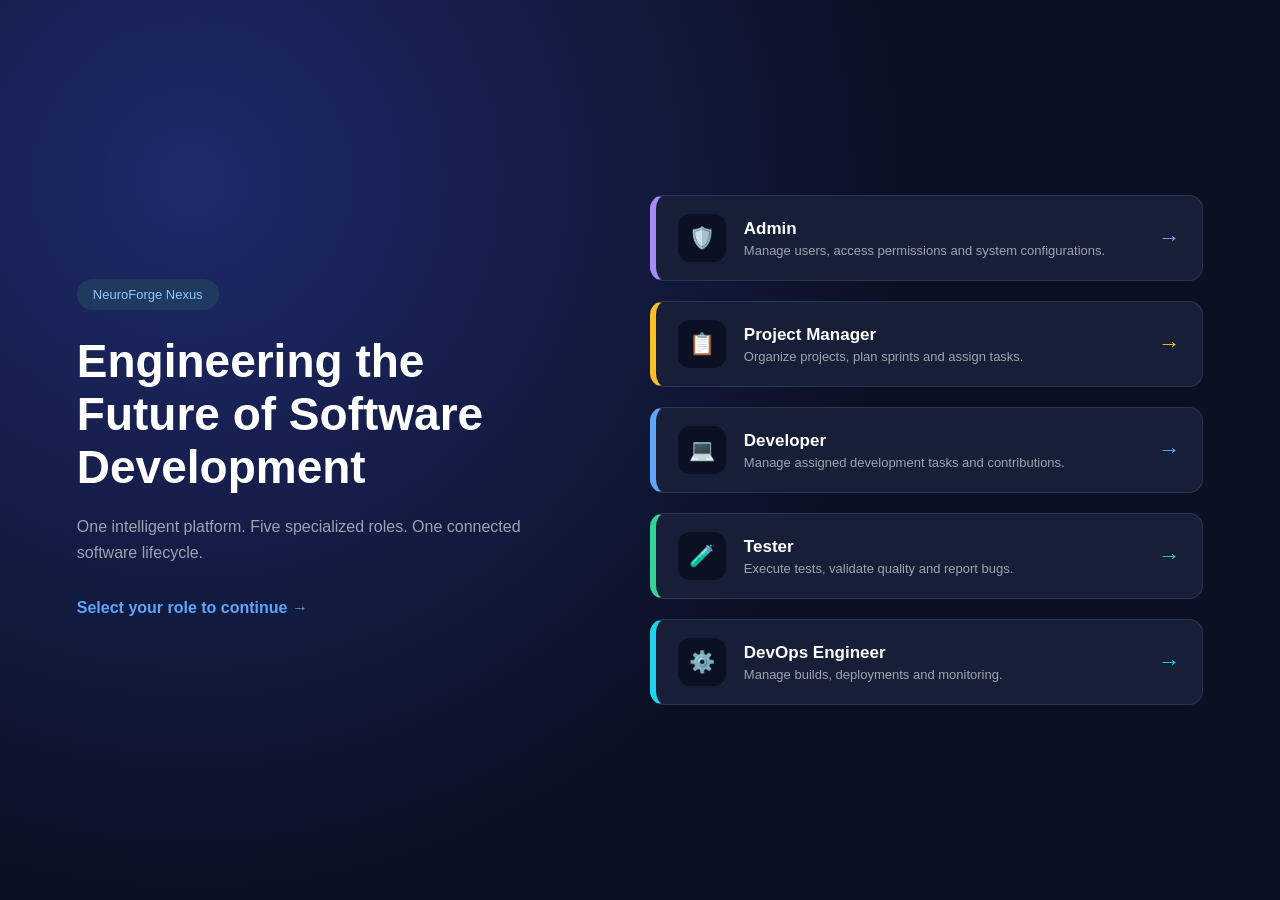
<file: index.html>
<!DOCTYPE html>
<html lang="en">
<head>
    <meta charset="UTF-8">
    <meta name="viewport" content="width=device-width, initial-scale=1.0">
    <title>NeuroForge Nexus | Login</title>
    <link rel="stylesheet" href="style.css">
</head>
<body>

    <div class="landing">

        <section id="roleSelection">
            <div class="split">
                <div class="split-left">
                    <span class="pill">NeuroForge Nexus</span>
                    <h1>Engineering the Future of Software Development</h1>
                    <p>One intelligent platform. Five specialized roles. One connected software lifecycle.</p>
                    <p class="hint">Select your role to continue &rarr;</p>
                </div>
                <div class="role-list">
                    <div class="role-row c-admin" onclick="selectRole('Admin')">
                        <div class="role-icon">🛡️</div>
                        <div class="role-text"><h3>Admin</h3><p>Manage users, access permissions and system configurations.</p></div>
                        <span class="arrow">&rarr;</span>
                    </div>
                    <div class="role-row c-pm" onclick="selectRole('Project Manager')">
                        <div class="role-icon">📋</div>
                        <div class="role-text"><h3>Project Manager</h3><p>Organize projects, plan sprints and assign tasks.</p></div>
                        <span class="arrow">&rarr;</span>
                    </div>
                    <div class="role-row c-dev" onclick="selectRole('Developer')">
                        <div class="role-icon">💻</div>
                        <div class="role-text"><h3>Developer</h3><p>Manage assigned development tasks and contributions.</p></div>
                        <span class="arrow">&rarr;</span>
                    </div>
                    <div class="role-row c-test" onclick="selectRole('Tester')">
                        <div class="role-icon">🧪</div>
                        <div class="role-text"><h3>Tester</h3><p>Execute tests, validate quality and report bugs.</p></div>
                        <span class="arrow">&rarr;</span>
                    </div>
                    <div class="role-row c-ops" onclick="selectRole('DevOps Engineer')">
                        <div class="role-icon">⚙️</div>
                        <div class="role-text"><h3>DevOps Engineer</h3><p>Manage builds, deployments and monitoring.</p></div>
                        <span class="arrow">&rarr;</span>
                    </div>
                </div>
            </div>
        </section>

        <!-- LOGIN / REGISTER -->
        <div class="auth-wrap" id="authWrap" style="display:none;">
            <div class="form-box">

                <h1 class="brand">NeuroForge</h1>

                <div class="auth-tabs">
                    <button id="tabLogin" class="active" onclick="showLogin()">Login</button>
                    <button id="tabRegister" onclick="showRegister()">Register</button>
                </div>

                <div id="loginForm" style="display:none;">
                    <h2 id="selectedRoleTitle">Welcome Back</h2>
                    <p class="form-subtitle">Login to your account</p>

                    <label>Email Address</label>
                    <input type="email" id="loginEmail" placeholder="Enter your email">

                    <label>Password</label>
                    <div class="pw-wrap">
                        <input type="password" id="loginPassword" placeholder="Enter your password">
                        <button type="button" class="eye" onclick="togglePw('loginPassword', this)" title="Show / hide password"><svg xmlns="http://www.w3.org/2000/svg" width="20" height="20" viewBox="0 0 24 24" fill="none" stroke="currentColor" stroke-width="2" stroke-linecap="round" stroke-linejoin="round"><path d="M1 12s4-8 11-8 11 8 11 8-4 8-11 8-11-8-11-8z"/><circle cx="12" cy="12" r="3"/></svg></button>
                    </div>

                    <button class="primary-btn" onclick="login()">Login</button>

                    <p class="switch-text" id="registerLink">
                        Don't have an account?
                        <a href="#" onclick="showRegister(); return false;">Register</a>
                    </p>

                    <p class="switch-text">
                        <a href="#" onclick="backToRoles(); return false;">Back to Roles</a>
                    </p>
                </div>

                <div id="registerForm" style="display:none;">
                    <h2>Create Account</h2>
                    <p class="form-subtitle">Register as a new user</p>

                    <label>Full Name</label>
                    <input type="text" id="regName" placeholder="Enter your full name">

                    <label>Email Address</label>
                    <input type="email" id="regEmail" placeholder="Enter your email">

                    <label>Password</label>
                    <div class="pw-wrap">
                        <input type="password" id="regPassword" placeholder="Minimum 6 characters">
                        <button type="button" class="eye" onclick="togglePw('regPassword', this)" title="Show / hide password"><svg xmlns="http://www.w3.org/2000/svg" width="20" height="20" viewBox="0 0 24 24" fill="none" stroke="currentColor" stroke-width="2" stroke-linecap="round" stroke-linejoin="round"><path d="M1 12s4-8 11-8 11 8 11 8-4 8-11 8-11-8-11-8z"/><circle cx="12" cy="12" r="3"/></svg></button>
                    </div>

                    <label>Role</label>
                    <select id="regRole" disabled>
                        <option value="">Select Your Role</option>
                        <option value="Project Manager">Project Manager</option>
                        <option value="Developer">Developer</option>
                        <option value="Tester">Tester</option>
                        <option value="DevOps Engineer">DevOps Engineer</option>
                    </select>

                    <button class="primary-btn" onclick="register()">Create Account</button>

                    <p class="switch-text">
                        Already have an account?
                        <a href="#" onclick="showLogin(); return false;">Login</a>
                    </p>
                </div>

                <p id="message" class="message"></p>

            </div>
        </div>

    </div>

    <script src="script.js"></script>
</body>
</html>
</file>
<file: style.css>
/* GLOBAL */

* {
    margin: 0;
    padding: 0;
    box-sizing: border-box;
}

body {
    font-family: Arial, sans-serif;
    background: #0b1023;
    color: white;
    min-height: 100vh;
}

/* LOGIN AND REGISTER */

.auth-container {
    min-height: 100vh;
    display: flex;
    justify-content: center;
    align-items: center;
    padding: 20px;
}

.form-box {
    background: #171f38;
    width: 420px;
    max-width: 100%;
    padding: 35px;
    border-radius: 15px;
    box-shadow: 0 5px 25px rgba(0,0,0,0.4);
}

.brand {
    text-align: center;
    color: #60a5fa;
    font-size: 32px;
    margin-bottom: 10px;
}

.subtitle {
    text-align: center;
    color: #aaa;
    font-size: 13px;
    margin-bottom: 30px;
}

.form-box h2 {
    text-align: center;
    margin-bottom: 10px;
}

.form-subtitle {
    color: #aaa;
    text-align: center;
    margin-bottom: 25px;
}

label {
    display: block;
    margin-bottom: 8px;
    font-size: 14px;
    color: #d1d5db;
}

input, select {
    width: 100%;
    padding: 13px;
    margin-bottom: 18px;
    border: 1px solid #394766;
    border-radius: 7px;
    background: #0b1023;
    color: white;
    outline: none;
}

input:focus, select:focus {
    border-color: #60a5fa;
}

.primary-btn {
    width: 100%;
    padding: 14px;
    background: #2563eb;
    border: none;
    border-radius: 7px;
    color: white;
    font-size: 16px;
    cursor: pointer;
    margin-top: 5px;
}

.primary-btn:hover {
    background: #1d4ed8;
}

.switch-text {
    text-align: center;
    margin-top: 20px;
    font-size: 14px;
}

a {
    color: #60a5fa;
    text-decoration: none;
}

a:hover {
    text-decoration: underline;
}

.message {
    color: #f87171;
    text-align: center;
    font-size: 14px;
    margin-top: 15px;
}

/* DASHBOARD COMMON */

.dashboard-container {
    min-height: 100vh;
}

.topbar {
    min-height: 75px;
    background: #171f38;
    display: flex;
    justify-content: space-between;
    align-items: center;
    padding: 15px 5%;
    border-bottom: 1px solid #293653;
}

.topbar h2 {
    color: #60a5fa;
}

.top-actions {
    display: flex;
    align-items: center;
    gap: 20px;
}

.logout-btn {
    background: #dc2626;
    color: white;
    border: none;
    border-radius: 6px;
    padding: 10px 18px;
    cursor: pointer;
}

.logout-btn:hover {
    background: #b91c1c;
}

.dashboard-content {
    width: 90%;
    max-width: 1250px;
    margin: 40px auto;
}

.welcome-section {
    display: flex;
    justify-content: space-between;
    align-items: center;
    gap: 15px;
    margin-bottom: 30px;
}

.welcome-section h1 {
    font-size: 30px;
    margin-bottom: 10px;
}

.welcome-section p {
    color: #9ca3af;
}

/* ROLE BADGES */

.role-badge {
    background: #1e3a5f;
    color: #93c5fd;
    padding: 10px 18px;
    border-radius: 20px;
    font-size: 13px;
    white-space: nowrap;
}

.admin-badge {
    background: #14532d;
    color: #86efac;
}

/* ADMIN STATISTICS */

.stats-grid {
    display: grid;
    grid-template-columns: repeat(auto-fit, minmax(190px, 1fr));
    gap: 20px;
    margin-bottom: 40px;
}

.stat-card {
    background: #171f38;
    padding: 25px;
    border-radius: 12px;
    border: 1px solid #293653;
}

.stat-card h3 {
    color: #9ca3af;
    font-size: 14px;
    margin-bottom: 15px;
}

.stat-card h1 {
    font-size: 32px;
    color: #60a5fa;
}

/* USER TABLE */

.table-section {
    background: #171f38;
    padding: 25px;
    border-radius: 12px;
    border: 1px solid #293653;
}

.table-section h2 {
    margin-bottom: 10px;
}

.table-section p {
    color: #9ca3af;
    margin-bottom: 20px;
}

.table-wrapper {
    overflow-x: auto;
}

table {
    width: 100%;
    border-collapse: collapse;
    min-width: 550px;
}

th, td {
    padding: 16px;
    text-align: left;
    border-bottom: 1px solid #293653;
}

th {
    background: #202c49;
    color: #93c5fd;
}

td {
    color: #e5e7eb;
}

.role-tag {
    background: #1e3a5f;
    color: #93c5fd;
    padding: 6px 12px;
    border-radius: 15px;
    font-size: 12px;
}

/* USER PROFILE */

.profile-card {
    background: #171f38;
    border: 1px solid #293653;
    border-radius: 15px;
    padding: 35px;
    max-width: 750px;
    margin: 30px auto;
    text-align: center;
}

.profile-icon {
    width: 90px;
    height: 90px;
    border-radius: 50%;
    background: #2563eb;
    display: flex;
    justify-content: center;
    align-items: center;
    margin: 0 auto 20px;
    font-size: 35px;
    font-weight: bold;
}

.profile-subtitle {
    color: #9ca3af;
    margin-top: 8px;
    margin-bottom: 30px;
}

.profile-details {
    text-align: left;
}

.detail-item {
    display: flex;
    justify-content: space-between;
    align-items: center;
    gap: 15px;
    padding: 18px 5px;
    border-bottom: 1px solid #293653;
}

.detail-item span {
    color: #9ca3af;
}

.detail-item strong {
    text-align: right;
    overflow-wrap: anywhere;
}

.active-status {
    color: #4ade80;
}

.info-section {
    background: #171f38;
    padding: 25px;
    border-radius: 12px;
    border: 1px solid #293653;
    margin-top: 25px;
}

.info-section h2 {
    margin-bottom: 12px;
    color: #60a5fa;
}

.info-section p {
    color: #cbd5e1;
    line-height: 1.6;
}

/* MOBILE RESPONSIVE */

@media(max-width: 600px) {

    .form-box {
        padding: 25px;
    }

    .topbar {
        flex-wrap: wrap;
        gap: 15px;
    }

    .top-actions {
        gap: 10px;
    }

    .dashboard-content {
        width: 92%;
        margin: 25px auto;
    }

    .welcome-section {
        align-items: flex-start;
        flex-direction: column;
    }

    .welcome-section h1 {
        font-size: 24px;
    }

    .profile-card {
        padding: 22px;
    }

    .detail-item {
        align-items: flex-start;
        flex-direction: column;
    }

    .detail-item strong {
        text-align: left;
    }
}

/* ROLE DASHBOARD WIDGETS */

.widget-grid {
    display: grid;
    grid-template-columns: repeat(auto-fit, minmax(260px, 1fr));
    gap: 20px;
    margin-top: 25px;
}

.widget-card {
    background: #171f38;
    border: 1px solid #293653;
    border-radius: 12px;
    padding: 22px;
}

.widget-card h3 {
    color: #60a5fa;
    margin-bottom: 15px;
    font-size: 17px;
}

.widget-card ul {
    list-style: none;
}

.widget-card li {
    display: flex;
    justify-content: space-between;
    gap: 10px;
    padding: 11px 0;
    border-bottom: 1px solid #293653;
    color: #e5e7eb;
    font-size: 14px;
}

.widget-card li:last-child {
    border-bottom: none;
}

.tag {
    font-size: 12px;
    padding: 3px 10px;
    border-radius: 12px;
    white-space: nowrap;
    background: #1e3a5f;
    color: #93c5fd;
}

.tag.green { background: #14532d; color: #86efac; }
.tag.red { background: #7f1d1d; color: #fca5a5; }
.tag.yellow { background: #713f12; color: #fde68a; }

/* LANDING PAGE (split layout + role tabs) */

.landing {
    min-height: 100vh;
    padding: 40px 6%;
    display: flex;
    flex-direction: column;
    justify-content: center;
    background: radial-gradient(circle at 15% 20%, #1e2a6b 0%, #0b1023 55%);
}

.split {
    max-width: 1150px;
    margin: 0 auto;
    display: grid;
    grid-template-columns: 1fr 1.1fr;
    gap: 70px;
    align-items: center;
}

.pill {
    display: inline-block;
    background: #1e3a5f;
    color: #93c5fd;
    padding: 8px 16px;
    border-radius: 20px;
    font-size: 13px;
    margin-bottom: 25px;
}

.split-left h1 {
    font-size: 46px;
    line-height: 1.15;
    margin-bottom: 20px;
}

.split-left p { color: #9ca3af; line-height: 1.6; }

.hint { margin-top: 30px; color: #60a5fa !important; font-weight: bold; }

/* distance between the role tabs is the gap here */
.role-list {
    display: flex;
    flex-direction: column;
    gap: 20px;
}

.role-row {
    display: flex;
    align-items: center;
    gap: 18px;
    background: #171f38;
    border: 1px solid #293653;
    border-left: 6px solid var(--accent);
    border-radius: 14px;
    padding: 18px 22px;
    cursor: pointer;
    transition: transform .2s, background .2s, box-shadow .2s;
}

.role-row:hover {
    transform: translateX(10px);
    background: #1e2848;
    box-shadow: 0 8px 25px rgba(0,0,0,0.4);
}

.role-icon {
    width: 48px;
    height: 48px;
    flex-shrink: 0;
    border-radius: 12px;
    display: flex;
    align-items: center;
    justify-content: center;
    font-size: 21px;
    background: #0b1023;
}

.role-text { flex: 1; }
.role-text h3 { font-size: 17px; margin-bottom: 4px; }
.role-text p { color: #9ca3af; font-size: 13px; }

.arrow { color: var(--accent); font-size: 22px; }

.c-admin { --accent: #a78bfa; }
.c-pm    { --accent: #fbbf24; }
.c-dev   { --accent: #60a5fa; }
.c-test  { --accent: #34d399; }
.c-ops   { --accent: #22d3ee; }

.auth-wrap {
    justify-content: center;
}

@media (max-width: 900px) {
    .split { grid-template-columns: 1fr; gap: 40px; }
    .split-left h1 { font-size: 34px; }
}

/* AUTH TABS */
.auth-tabs { display: flex; gap: 10px; margin: 18px 0 22px; }
.auth-tabs button {
    flex: 1; padding: 11px; border-radius: 8px; cursor: pointer;
    background: #0b1023; border: 1px solid #394766; color: #9ca3af; font-size: 15px;
}
.auth-tabs button.active { background: #2563eb; border-color: #2563eb; color: white; }

/* SIDEBAR DASHBOARD */
.layout { display: flex; min-height: calc(100vh - 75px); }
.sidebar {
    width: 250px; flex-shrink: 0; background: #131a30; border-right: 1px solid #293653;
    padding: 25px 15px; display: flex; flex-direction: column; gap: 10px;
}
.sidebar button {
    text-align: left; padding: 13px 16px; border-radius: 9px; border: none; cursor: pointer;
    background: transparent; color: #cbd5e1; font-size: 15px;
}
.sidebar button:hover { background: #1e2848; }
.sidebar button.active { background: #2563eb; color: white; }
.content { flex: 1; padding: 35px 4%; min-width: 0; }
.sec-title { font-size: 28px; margin-bottom: 25px; }
.panel { background: #171f38; border: 1px solid #293653; border-radius: 12px; padding: 24px; margin-bottom: 25px; }
.panel h2 { color: #60a5fa; margin-bottom: 15px; font-size: 18px; }
.plist { list-style: none; }
.plist li { display: flex; justify-content: space-between; gap: 15px; padding: 14px 0; border-bottom: 1px solid #293653; color: #e5e7eb; }
.plist li:last-child { border-bottom: none; }
.empty { text-align: center; color: #9ca3af; padding: 20px 0; }
.tag { font-size: 12px; padding: 4px 12px; border-radius: 12px; white-space: nowrap; background: #1e3a5f; color: #93c5fd; }
.tag.green { background: #14532d; color: #86efac; }
.tag.red { background: #7f1d1d; color: #fca5a5; }
.tag.yellow { background: #713f12; color: #fde68a; }
.act-btn { border: none; border-radius: 6px; padding: 8px 16px; cursor: pointer; background: #16a34a; color: white; }
.act-btn.danger { background: #dc2626; }

@media (max-width: 800px) {
    .layout { flex-direction: column; }
    .sidebar { width: 100%; flex-direction: row; overflow-x: auto; padding: 12px; border-right: none; border-bottom: 1px solid #293653; }
    .sidebar button { white-space: nowrap; }
}

/* PASSWORD EYE */
.pw-wrap { position: relative; }
.pw-wrap input { padding-right: 48px; }
.eye {
    position: absolute; right: 6px; top: 0; height: 46px; width: 42px;
    background: none; border: none; cursor: pointer; font-size: 18px;
}

/* USER CHIP, PROFILE, LOGOUT */
.avatar {
    display: inline-flex; width: 30px; height: 30px; border-radius: 50%; margin-right: 10px;
    background: #2563eb; color: white; align-items: center; justify-content: center; font-weight: bold;
}
#navUserName { display: flex; align-items: center; }
.profile-row { display: flex; align-items: center; gap: 20px; flex-wrap: wrap; }
.profile-info { flex: 1; }
.profile-info h2 { margin-bottom: 8px; }
.big-avatar {
    width: 70px; height: 70px; border-radius: 50%; background: #2563eb; font-size: 28px; font-weight: bold;
    display: flex; align-items: center; justify-content: center;
}
.muted { color: #9ca3af; margin-top: 4px; font-size: 14px; }
.sidebar .side-logout { margin-top: auto; background: #7f1d1d; color: #fecaca; }
.sidebar .side-logout:hover { background: #dc2626; color: white; }
@media (max-width: 800px) { .sidebar .side-logout { margin-top: 0; } }

/* eye icon colour */
.eye { color: #9ca3af; display: flex; align-items: center; justify-content: center; }
.eye:hover { color: #60a5fa; }
</file>
